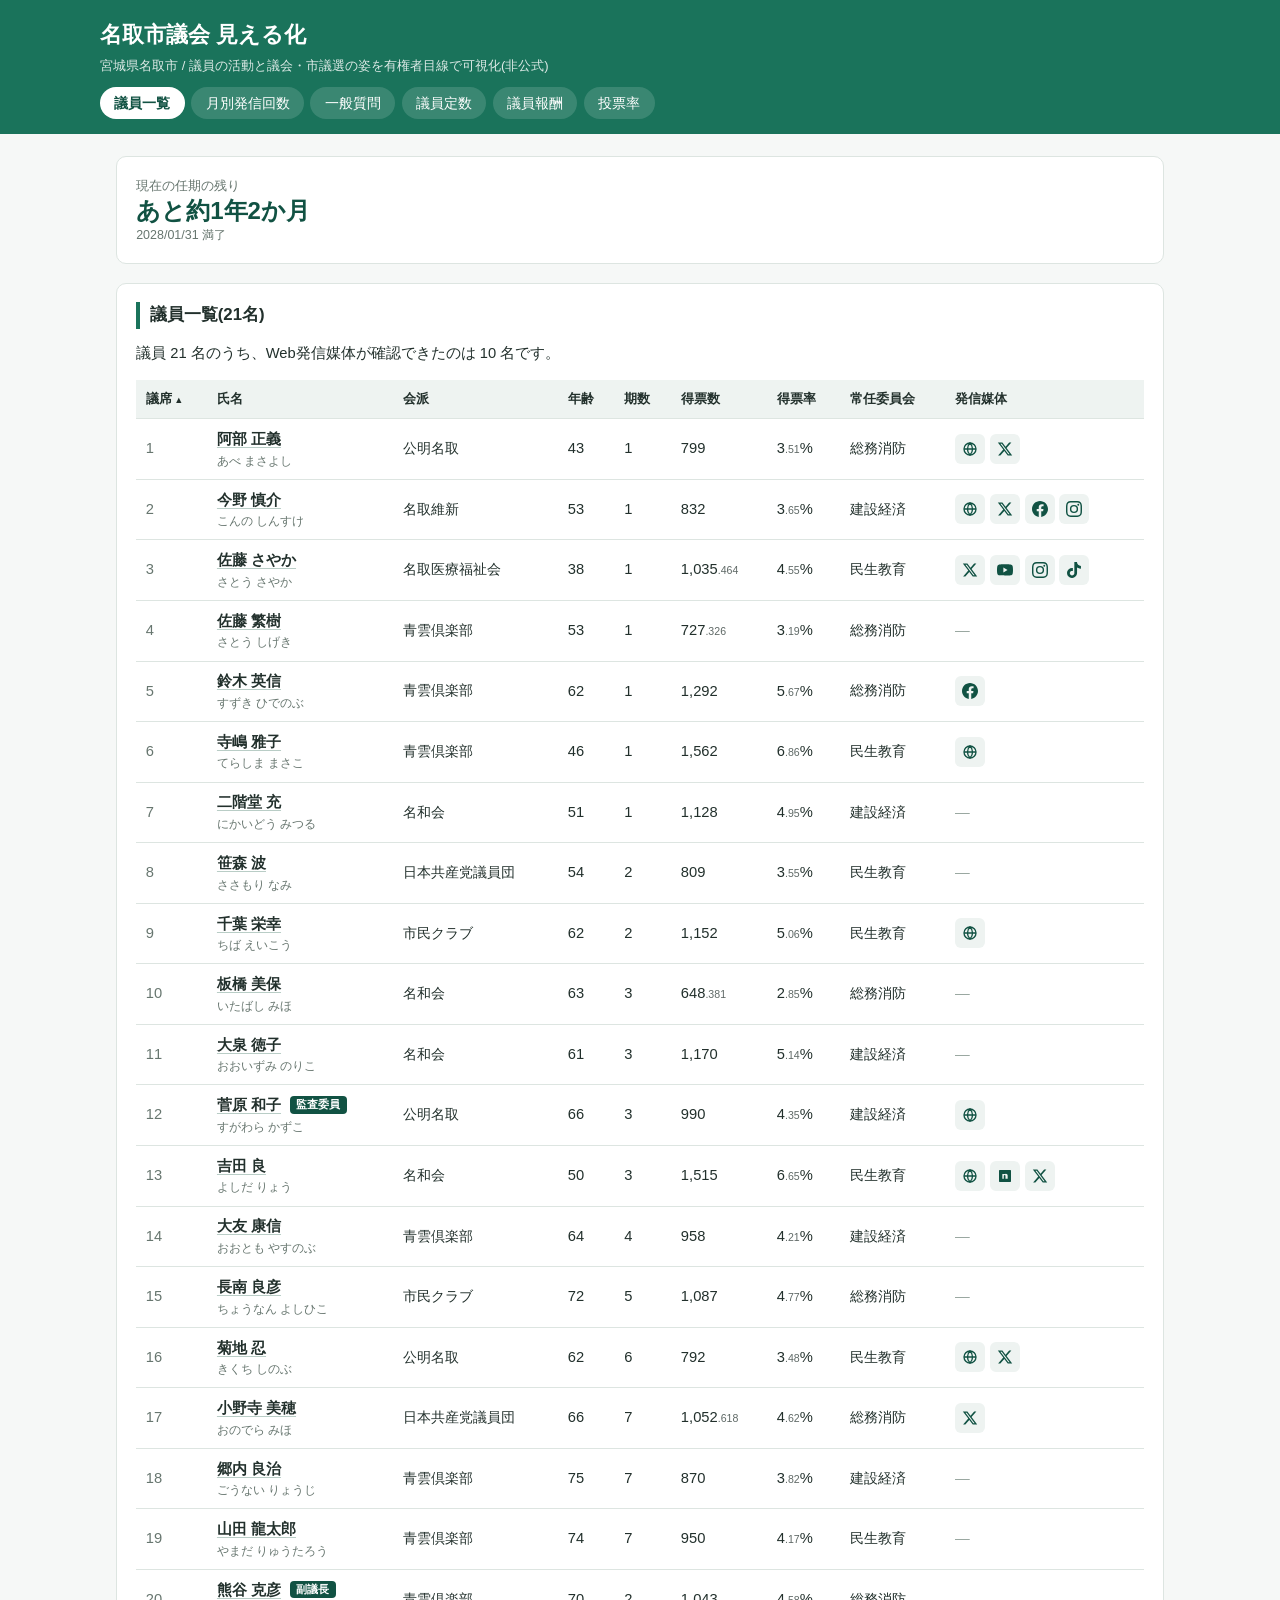
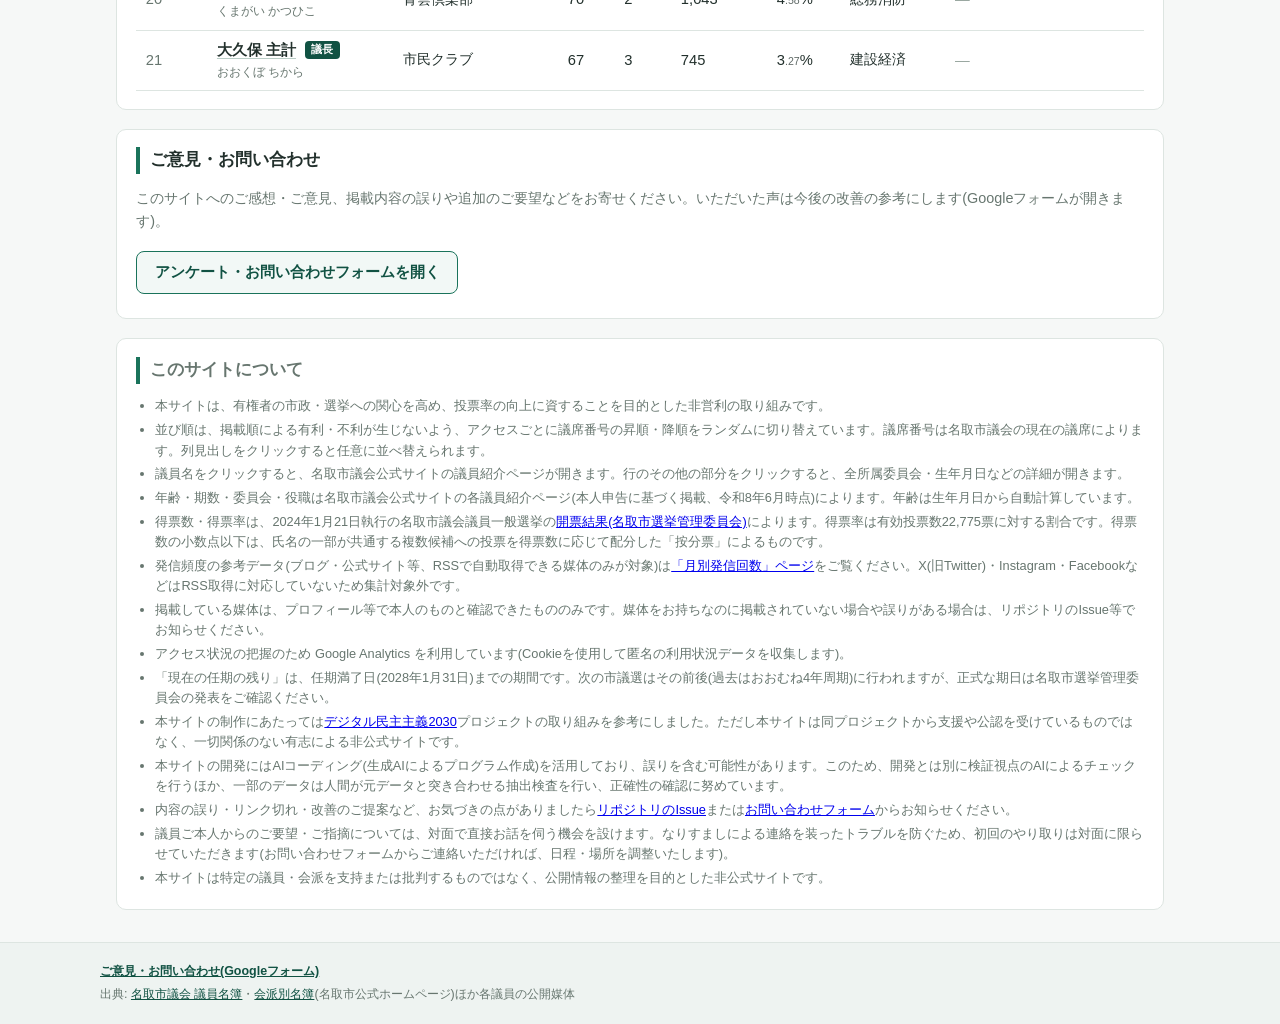
<file: index.html>
<!DOCTYPE html>
<html lang="ja">
<head>
  <!-- Google tag (gtag.js) -->
  <script async src="https://www.googletagmanager.com/gtag/js?id=G-6ETKFNLXT0"></script>
  <script>
    window.dataLayer = window.dataLayer || [];
    function gtag(){dataLayer.push(arguments);}
    gtag('js', new Date());

    gtag('config', 'G-6ETKFNLXT0');
  </script>
  <meta charset="UTF-8">
  <meta name="viewport" content="width=device-width, initial-scale=1.0">
  <title>名取市議会 見える化 | 議員の活動と議会・市議選の姿</title>
  <meta name="description" content="宮城県名取市の市議会議員の活動(Web発信・一般質問)と議会・市議選の姿(議員定数・議員報酬・投票率の比較)を可視化する有権者向けサイトです。">
  <link rel="canonical" href="https://panda-bucho.github.io/natori-gikai-mieruka/">
  <meta property="og:site_name" content="名取市議会 見える化">
  <meta property="og:title" content="名取市議会 見える化 | 議員の活動と議会・市議選の姿">
  <meta property="og:description" content="宮城県名取市の市議会議員の活動(Web発信・一般質問)と議会・市議選の姿(議員定数・議員報酬・投票率の比較)を可視化する有権者向けサイトです。">
  <meta property="og:type" content="website">
  <meta property="og:url" content="https://panda-bucho.github.io/natori-gikai-mieruka/">
  <meta property="og:image" content="https://panda-bucho.github.io/natori-gikai-mieruka/assets/ogp.png">
  <meta property="og:locale" content="ja_JP">
  <meta name="twitter:card" content="summary_large_image">
  <link rel="icon" href="assets/favicon.svg" type="image/svg+xml">
  <link rel="icon" href="assets/favicon-32.png" type="image/png" sizes="32x32">
  <link rel="apple-touch-icon" href="assets/apple-touch-icon.png">
  <script type="application/ld+json">
  {
    "@context": "https://schema.org",
    "@type": "WebSite",
    "name": "名取市議会 見える化",
    "url": "https://panda-bucho.github.io/natori-gikai-mieruka/",
    "description": "宮城県名取市の市議会議員の活動(Web発信・一般質問)と議会・市議選の姿(議員定数・議員報酬・投票率の比較)を可視化する有権者向けサイトです。",
    "inLanguage": "ja"
  }
  </script>
  <link rel="stylesheet" href="css/style.css?v=20260913a">
</head>
<body>
  <header class="site-header">
    <div class="inner">
      <h1 class="site-title"><a href="index.html">名取市議会 見える化</a></h1>
      <p class="site-subtitle">宮城県名取市 / 議員の活動と議会・市議選の姿を有権者目線で可視化(非公式)</p>
    </div>
    <nav class="site-nav">
      <a href="index.html" class="active">議員一覧</a>
      <a href="stats.html">月別発信回数</a>
      <a href="questions.html">一般質問</a>
      <a href="council.html">議員定数</a>
      <a href="salary.html">議員報酬</a>
      <a href="turnout.html">投票率</a>
    </nav>
  </header>

  <main>
    <section class="card term-countdown">
      <div class="tc-item">
        <span class="tc-label">現在の任期の残り</span>
        <span class="tc-value" id="term-remaining">—</span>
        <span class="tc-sub" id="term-remaining-sub"></span>
      </div>
    </section>

    <section class="card">
      <h2>議員一覧(21名)</h2>
      <p id="summary" aria-live="polite"></p>
      <div class="table-wrap">
        <table class="member-table">
          <thead>
            <tr>
              <th data-sort="seat" title="議席番号(並び順は昇順/降順をランダム表示)">議席</th>
              <th data-sort="name">氏名</th>
              <th data-sort="faction">会派</th>
              <th data-sort="age">年齢</th>
              <th data-sort="terms">期数</th>
              <th data-sort="votes" title="前回市議選(2024年1月)の得票数">得票数</th>
              <th data-sort="share" title="前回市議選(2024年1月)の得票率(有効投票数に対する割合)">得票率</th>
              <th data-sort="committee">常任委員会</th>
              <th data-sort="media">発信媒体</th>
            </tr>
          </thead>
          <tbody id="member-table-body">
            <tr><td colspan="9">読み込み中…</td></tr>
          </tbody>
        </table>
      </div>
    </section>

    <section class="card">
      <h2>ご意見・お問い合わせ</h2>
      <p class="lead">このサイトへのご感想・ご意見、掲載内容の誤りや追加のご要望などをお寄せください。いただいた声は今後の改善の参考にします(Googleフォームが開きます)。</p>
      <p class="qd-actions"><a class="qd-btn" href="https://forms.gle/dwcZzWr9fsdNBbCv7" target="_blank" rel="noopener noreferrer">アンケート・お問い合わせフォームを開く</a></p>
    </section>

    <section class="card notes">
      <h2>このサイトについて</h2>
      <ul>
        <li>本サイトは、有権者の市政・選挙への関心を高め、投票率の向上に資することを目的とした非営利の取り組みです。</li>
        <li>並び順は、掲載順による有利・不利が生じないよう、アクセスごとに議席番号の昇順・降順をランダムに切り替えています。議席番号は名取市議会の現在の議席によります。列見出しをクリックすると任意に並べ替えられます。</li>
        <li>議員名をクリックすると、名取市議会公式サイトの議員紹介ページが開きます。行のその他の部分をクリックすると、全所属委員会・生年月日などの詳細が開きます。</li>
        <li>年齢・期数・委員会・役職は名取市議会公式サイトの各議員紹介ページ(本人申告に基づく掲載、令和8年6月時点)によります。年齢は生年月日から自動計算しています。</li>
        <li>得票数・得票率は、2024年1月21日執行の名取市議会議員一般選挙の<a href="https://www.city.natori.miyagi.jp/uploaded/attachment/15481.pdf" target="_blank" rel="noopener noreferrer">開票結果(名取市選挙管理委員会)</a>によります。得票率は有効投票数22,775票に対する割合です。得票数の小数点以下は、氏名の一部が共通する複数候補への投票を得票数に応じて配分した「按分票」によるものです。</li>
        <li>発信頻度の参考データ(ブログ・公式サイト等、RSSで自動取得できる媒体のみが対象)は<a href="stats.html">「月別発信回数」ページ</a>をご覧ください。X(旧Twitter)・Instagram・FacebookなどはRSS取得に対応していないため集計対象外です。</li>
        <li>掲載している媒体は、プロフィール等で本人のものと確認できたもののみです。媒体をお持ちなのに掲載されていない場合や誤りがある場合は、リポジトリのIssue等でお知らせください。</li>
        <li>アクセス状況の把握のため Google Analytics を利用しています(Cookieを使用して匿名の利用状況データを収集します)。</li>
        <li>「現在の任期の残り」は、任期満了日(2028年1月31日)までの期間です。次の市議選はその前後(過去はおおむね4年周期)に行われますが、正式な期日は名取市選挙管理委員会の発表をご確認ください。</li>
        <li>本サイトの制作にあたっては<a href="https://dd2030.org/" target="_blank" rel="noopener noreferrer">デジタル民主主義2030</a>プロジェクトの取り組みを参考にしました。ただし本サイトは同プロジェクトから支援や公認を受けているものではなく、一切関係のない有志による非公式サイトです。</li>
        <li>本サイトの開発にはAIコーディング(生成AIによるプログラム作成)を活用しており、誤りを含む可能性があります。このため、開発とは別に検証視点のAIによるチェックを行うほか、一部のデータは人間が元データと突き合わせる抽出検査を行い、正確性の確認に努めています。</li>
        <li>内容の誤り・リンク切れ・改善のご提案など、お気づきの点がありましたら<a href="https://github.com/Panda-Bucho/natori-gikai-mieruka/issues" target="_blank" rel="noopener noreferrer">リポジトリのIssue</a>または<a href="https://forms.gle/dwcZzWr9fsdNBbCv7" target="_blank" rel="noopener noreferrer">お問い合わせフォーム</a>からお知らせください。</li>
        <li>議員ご本人からのご要望・ご指摘については、対面で直接お話を伺う機会を設けます。なりすましによる連絡を装ったトラブルを防ぐため、初回のやり取りは対面に限らせていただきます(お問い合わせフォームからご連絡いただければ、日程・場所を調整いたします)。</li>
        <li>本サイトは特定の議員・会派を支持または批判するものではなく、公開情報の整理を目的とした非公式サイトです。</li>
      </ul>
    </section>
  </main>

  <footer class="site-footer">
    <div class="inner">
      <p class="footer-feedback"><a href="https://forms.gle/dwcZzWr9fsdNBbCv7" target="_blank" rel="noopener noreferrer">ご意見・お問い合わせ(Googleフォーム)</a></p>
      <p>出典: <a href="https://www.city.natori.miyagi.jp/site/gikai/3533.html" target="_blank" rel="noopener noreferrer">名取市議会 議員名簿</a>・<a href="https://www.city.natori.miyagi.jp/page/3555.html" target="_blank" rel="noopener noreferrer">会派別名簿</a>(名取市公式ホームページ)ほか各議員の公開媒体</p>
    </div>
  </footer>

  <script src="js/common.js?v=20260913a"></script>
  <script src="js/main.js?v=20260913a"></script>
</body>
</html>
</file>
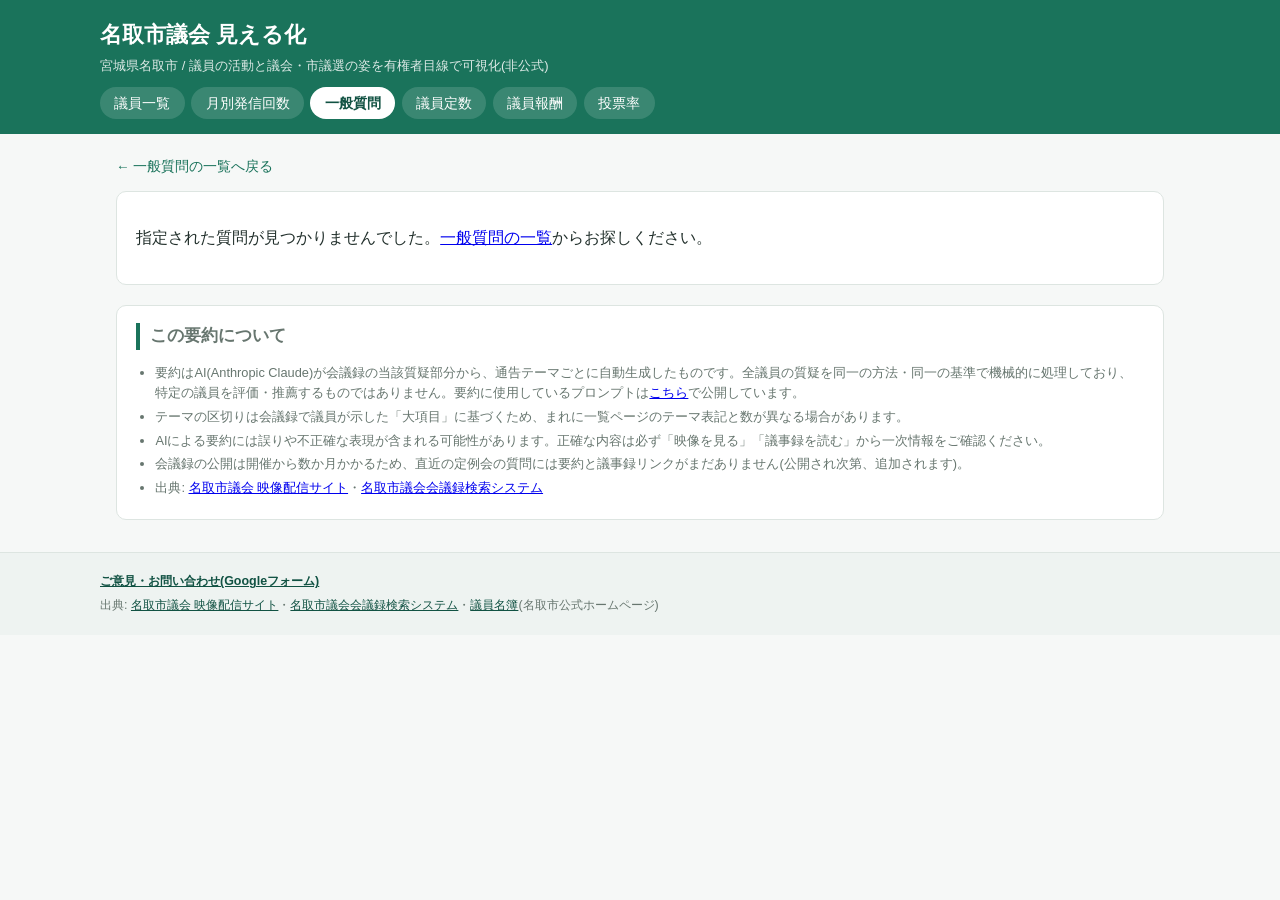
<file: question.html>
<!DOCTYPE html>
<html lang="ja">
<head>
  <!-- Google tag (gtag.js) -->
  <script async src="https://www.googletagmanager.com/gtag/js?id=G-6ETKFNLXT0"></script>
  <script>
    window.dataLayer = window.dataLayer || [];
    function gtag(){dataLayer.push(arguments);}
    gtag('js', new Date());

    gtag('config', 'G-6ETKFNLXT0');
  </script>
  <meta charset="UTF-8">
  <meta name="viewport" content="width=device-width, initial-scale=1.0">
  <title>一般質問の要約 | 名取市議会 見える化</title>
  <meta name="description" content="宮城県名取市の市議会議員の一般質問1件ごとの要約と、公式の映像・議事録へのリンクです。">
  <meta name="robots" content="noindex">
  <meta property="og:site_name" content="名取市議会 見える化">
  <meta property="og:title" content="一般質問の要約 | 名取市議会 見える化">
  <meta property="og:description" content="宮城県名取市の市議会議員の一般質問1件ごとの要約と、公式の映像・議事録へのリンクです。">
  <meta property="og:type" content="website">
  <meta property="og:image" content="https://panda-bucho.github.io/natori-gikai-mieruka/assets/ogp.png">
  <meta property="og:locale" content="ja_JP">
  <meta name="twitter:card" content="summary_large_image">
  <link rel="icon" href="assets/favicon.svg" type="image/svg+xml">
  <link rel="icon" href="assets/favicon-32.png" type="image/png" sizes="32x32">
  <link rel="apple-touch-icon" href="assets/apple-touch-icon.png">
  <link rel="stylesheet" href="css/style.css?v=20260913a">
</head>
<body>
  <header class="site-header">
    <div class="inner">
      <h1 class="site-title"><a href="index.html">名取市議会 見える化</a></h1>
      <p class="site-subtitle">宮城県名取市 / 議員の活動と議会・市議選の姿を有権者目線で可視化(非公式)</p>
    </div>
    <nav class="site-nav">
      <a href="index.html">議員一覧</a>
      <a href="stats.html">月別発信回数</a>
      <a href="questions.html" class="active">一般質問</a>
      <a href="council.html">議員定数</a>
      <a href="salary.html">議員報酬</a>
      <a href="turnout.html">投票率</a>
    </nav>
  </header>

  <main>
    <p class="back-link"><a href="questions.html">← 一般質問の一覧へ戻る</a></p>
    <div id="qd-wrap">読み込み中…</div>

    <section class="card notes">
      <h2>この要約について</h2>
      <ul>
        <li>要約はAI(Anthropic Claude)が会議録の当該質疑部分から、通告テーマごとに自動生成したものです。全議員の質疑を同一の方法・同一の基準で機械的に処理しており、特定の議員を評価・推薦するものではありません。要約に使用しているプロンプトは<a href="https://github.com/Panda-Bucho/natori-gikai-mieruka/blob/main/prompts/summary-prompt.md" target="_blank" rel="noopener noreferrer">こちら</a>で公開しています。</li>
        <li>テーマの区切りは会議録で議員が示した「大項目」に基づくため、まれに一覧ページのテーマ表記と数が異なる場合があります。</li>
        <li>AIによる要約には誤りや不正確な表現が含まれる可能性があります。正確な内容は必ず「映像を見る」「議事録を読む」から一次情報をご確認ください。</li>
        <li>会議録の公開は開催から数か月かかるため、直近の定例会の質問には要約と議事録リンクがまだありません(公開され次第、追加されます)。</li>
        <li>出典: <a href="https://natori-city.stream.jfit.co.jp/" target="_blank" rel="noopener noreferrer">名取市議会 映像配信サイト</a>・<a href="https://www.city.natori.miyagi.dbsr.jp/" target="_blank" rel="noopener noreferrer">名取市議会会議録検索システム</a></li>
      </ul>
    </section>
  </main>

  <footer class="site-footer">
    <div class="inner">
      <p class="footer-feedback"><a href="https://forms.gle/dwcZzWr9fsdNBbCv7" target="_blank" rel="noopener noreferrer">ご意見・お問い合わせ(Googleフォーム)</a></p>
      <p id="generated-at"></p>
      <p>出典: <a href="https://natori-city.stream.jfit.co.jp/" target="_blank" rel="noopener noreferrer">名取市議会 映像配信サイト</a>・<a href="https://www.city.natori.miyagi.dbsr.jp/" target="_blank" rel="noopener noreferrer">名取市議会会議録検索システム</a>・<a href="https://www.city.natori.miyagi.jp/site/gikai/3533.html" target="_blank" rel="noopener noreferrer">議員名簿</a>(名取市公式ホームページ)</p>
    </div>
  </footer>

  <script src="js/common.js?v=20260913a"></script>
  <script src="js/question.js?v=20260913a"></script>
</body>
</html>
</file>
<file: css/style.css>
:root {
  --primary: #1a735b;
  --primary-dark: #115243;
  --bg: #f6f8f7;
  --card: #ffffff;
  --text: #22302c;
  --muted: #67766f;
  --border: #dde5e1;
  --fresh7: #1a8f3c;
  --fresh30: #7aa521;
  --fresh90: #c78a00;
  --stale: #b04a3a;
  --none: #9aa8a1;
}

* { box-sizing: border-box; }

body {
  margin: 0;
  font-family: "Hiragino Kaku Gothic ProN", "Hiragino Sans", "BIZ UDPGothic", Meiryo, sans-serif;
  background: var(--bg);
  color: var(--text);
  line-height: 1.6;
}

/* ---------- ヘッダー ---------- */
.site-header {
  background: var(--primary);
  color: #fff;
  padding: 1.1rem 1rem 0.9rem;
}
.site-header .inner {
  max-width: 1080px;
  margin: 0 auto;
}
.site-title {
  margin: 0;
  font-size: 1.35rem;
  font-weight: 700;
}
.site-title a { color: inherit; text-decoration: none; }
.site-subtitle {
  margin: 0.15rem 0 0;
  font-size: 0.82rem;
  opacity: 0.85;
}
.site-nav {
  max-width: 1080px;
  margin: 0.7rem auto 0;
  display: flex;
  gap: 0.4rem;
}
.site-nav a {
  color: #fff;
  text-decoration: none;
  font-size: 0.9rem;
  padding: 0.3rem 0.9rem;
  border-radius: 999px;
  background: rgba(255, 255, 255, 0.14);
}
.site-nav a.active {
  background: #fff;
  color: var(--primary-dark);
  font-weight: 700;
}

/* ---------- レイアウト ---------- */
main {
  max-width: 1080px;
  margin: 1.4rem auto 2rem;
  padding: 0 1rem;
}
.card {
  background: var(--card);
  border: 1px solid var(--border);
  border-radius: 10px;
  padding: 1.1rem 1.2rem;
  margin-bottom: 1.2rem;
}
h2 {
  font-size: 1.05rem;
  margin: 0 0 0.8rem;
  padding-left: 0.6rem;
  border-left: 4px solid var(--primary);
}
.lead { font-size: 0.9rem; color: var(--muted); margin: 0 0 1rem; }
#summary { font-size: 0.92rem; margin: 0 0 0.9rem; }

/* ---------- 一覧テーブル ---------- */
.table-wrap { overflow-x: auto; }
table.member-table {
  width: 100%;
  border-collapse: collapse;
  font-size: 0.92rem;
  min-width: 640px;
}
.member-table th, .member-table td {
  padding: 0.55rem 0.6rem;
  border-bottom: 1px solid var(--border);
  text-align: left;
  vertical-align: middle;
}
.member-table thead th {
  background: #eef3f1;
  font-size: 0.82rem;
  white-space: nowrap;
  cursor: pointer;
  user-select: none;
  position: relative;
}
.member-table thead th:hover { background: #e2ebe7; }
.member-table thead th[data-dir="asc"]::after { content: " ▲"; font-size: 0.7em; }
.member-table thead th[data-dir="desc"]::after { content: " ▼"; font-size: 0.7em; }

/* 投票率ページ 投票区別の表: 末尾の市全体行はソート対象外の集計行として区別する */
#tn-station-table .row-total td {
  font-weight: 700;
  background: #eef3f1;
  border-top: 2px solid var(--border);
}

/* 投票率ページ 出典一覧: 227行の高密度表示(#tn-table 限定。共有 .member-table には影響させない) */
#tn-table { font-size: 0.8rem; }
#tn-table th, #tn-table td { padding: 0.34rem 0.5rem; }
#tn-table tbody tr:nth-child(even) { background: #f5f8f7; }
#tn-table .cell-pref { white-space: nowrap; color: var(--muted); }

.cell-name .name { display: block; font-weight: 700; white-space: nowrap; }
.name-link {
  color: inherit;
  text-decoration: underline;
  text-decoration-color: #b9cdc6;
  text-underline-offset: 3px;
}
.name-link:hover { color: var(--primary); text-decoration-color: var(--primary); }
.cell-name .kana { display: block; font-size: 0.72rem; color: var(--muted); }
.cell-faction { white-space: nowrap; font-size: 0.85rem; }

.cell-num { text-align: right; white-space: nowrap; }
.cell-committee { white-space: nowrap; font-size: 0.85rem; }

.role-badge {
  display: inline-block;
  font-size: 0.68rem;
  font-weight: 700;
  color: #fff;
  background: var(--primary-dark);
  border-radius: 4px;
  padding: 0 0.4rem;
  margin-left: 0.3rem;
  vertical-align: 2px;
}

.role-badge.former {
  color: var(--muted);
  background: #e7ede9;
}

tr.member-row { cursor: pointer; }
tr.member-row:hover td { background: #f2f7f5; }
tr.detail-row { display: none; }
tr.detail-row.open { display: table-row; }
tr.detail-row td { background: #f7faf9; }
.member-detail {
  display: grid;
  grid-template-columns: 7em 1fr;
  gap: 0.25rem 0.8rem;
  margin: 0.2rem 0;
  font-size: 0.85rem;
}
.member-detail dt { color: var(--muted); font-weight: 700; }
.member-detail dd { margin: 0; }

.media-icon {
  display: inline-flex;
  width: 30px;
  height: 30px;
  align-items: center;
  justify-content: center;
  border-radius: 6px;
  color: var(--primary-dark);
  background: #eef3f1;
  margin-right: 0.3rem;
}
.media-icon:hover { background: var(--primary); color: #fff; }
.media-icon svg { width: 16px; height: 16px; }
.no-media { color: var(--none); }

/* ---------- 注記 ---------- */
.notes {
  font-size: 0.8rem;
  color: var(--muted);
}
.notes ul { margin: 0.3rem 0 0; padding-left: 1.2rem; }
.notes li { margin-bottom: 0.2rem; }

/* ---------- 月別集計 ---------- */
#matrix-wrap { overflow-x: auto; }
table.matrix {
  border-collapse: collapse;
  font-size: 0.82rem;
  min-width: 720px;
}
.matrix th, .matrix td {
  border: 1px solid var(--border);
  padding: 0.35rem 0.45rem;
  text-align: center;
  white-space: nowrap;
}
.matrix thead th { background: #eef3f1; }
.matrix .sticky-col {
  position: sticky;
  left: 0;
  background: #eef3f1;
  text-align: left;
  z-index: 1;
}
.matrix .row-name { font-weight: 700; }
.matrix td.heat { min-width: 44px; }
.matrix .total { font-weight: 700; background: #f4f7f5; }
.matrix .total-row th, .matrix .total-row td { border-top: 2px solid var(--primary); }

.matrix thead th.election-col {
  background: #fbe9e5;
  color: var(--stale);
  border-bottom: 2px solid var(--stale);
}

/* ---------- 一般質問 ---------- */
#q-matrix-wrap { overflow-x: auto; }
.q-matrix td { min-width: 40px; }
.q-matrix thead th[data-sort] {
  cursor: pointer;
  user-select: none;
}
.q-matrix thead th[data-sort]:hover { background: #e2ebe7; }
.q-matrix thead th[data-dir="asc"]::after { content: " ▲"; font-size: 0.7em; }
.q-matrix thead th[data-dir="desc"]::after { content: " ▼"; font-size: 0.7em; }
.q-yes {
  white-space: nowrap;
}
/* 議席列(氏名列の左に固定表示、氏名列はその分だけ右へオフセット) */
.q-matrix .seat-th {
  left: 0;
  width: 2.6rem;
  min-width: 2.6rem;
  max-width: 2.6rem;
  text-align: center;
}
/* nth-child指定: thead/tbody共通で2番目のsticky列(氏名)を議席列の分だけ右にオフセット */
.q-matrix tr > .sticky-col:nth-child(2) {
  left: 2.6rem;
}
.q-yes a {
  color: var(--primary);
  text-decoration: none;
  font-size: 1.05rem;
}
.q-yes a:hover { color: var(--primary-dark); }
/* 議事録リンク(●の隣の「議」) */
.q-yes a.q-minutes {
  font-size: 0.68rem;
  margin-left: 0.25rem;
  padding: 0 0.15rem;
  color: var(--muted);
  border: 1px solid var(--border);
  border-radius: 3px;
  vertical-align: 0.12em;
}
.q-yes a.q-minutes:hover {
  color: var(--primary-dark);
  border-color: var(--primary);
}
.q-none { background: #fafcfb; }
.q-role {
  background: #f1f4f2;
  color: var(--muted);
  font-size: 0.72rem;
  cursor: help;
}
.q-out {
  background: #fafcfb;
  color: var(--none);
  cursor: help;
}
.q-matrix td.q-election {
  background: #fbe9e5;
  border-left: 2px solid var(--stale);
  border-right: 2px solid var(--stale);
  min-width: 14px;
  cursor: help;
}
.q-matrix thead th.election-col {
  min-width: 14px;
  font-size: 0.72rem;
  padding: 0.35rem 0.2rem;
}

.q-member {
  border: 1px solid var(--border);
  border-radius: 8px;
  margin-bottom: 0.5rem;
  padding: 0.1rem 0.8rem;
  background: #fbfdfc;
}
.q-member summary {
  cursor: pointer;
  font-weight: 700;
  padding: 0.5rem 0;
}
.q-member .q-count {
  font-weight: 400;
  font-size: 0.82rem;
  color: var(--muted);
  margin-left: 0.4rem;
}
.q-entry { margin: 0.3rem 0 0.8rem; font-size: 0.88rem; }
.q-entry-head { margin: 0 0 0.2rem; font-weight: 700; }
.q-entry-head a { font-weight: 400; font-size: 0.8rem; margin-left: 0.5rem; color: var(--primary); }
.q-entry ul { margin: 0; padding-left: 1.3rem; }
.q-entry li { margin-bottom: 0.1rem; }

/* ---------- 任期カウントダウン ---------- */
.term-countdown {
  display: flex;
  flex-wrap: wrap;
  gap: 0.8rem 2.4rem;
}
.tc-item { display: flex; flex-direction: column; }
.tc-label { font-size: 0.82rem; color: var(--muted); }
.tc-value {
  font-size: 1.5rem;
  font-weight: 700;
  color: var(--primary-dark);
  line-height: 1.25;
}
.tc-sub { font-size: 0.78rem; color: var(--muted); }
.tc-badge {
  display: inline-block;
  font-size: 0.66rem;
  font-weight: 700;
  color: var(--stale);
  background: #fbe9e5;
  border-radius: 4px;
  padding: 0 0.35rem;
  margin-left: 0.35rem;
  vertical-align: 1px;
}

#wc-search { max-width: 220px; }
#wc-search-info { font-size: 0.8rem; color: var(--muted); }

/* 得票数・得票率の小数部を小さく */
.frac { font-size: 0.72em; opacity: 0.72; }

/* 議席番号 */
.cell-seat { color: var(--muted); }
.seat-no {
  display: inline-block;
  min-width: 1.6em;
  margin-right: 0.35rem;
  padding: 0 0.3rem;
  font-size: 0.72rem;
  font-weight: 700;
  color: var(--primary-dark);
  background: #eef3f1;
  border-radius: 4px;
  text-align: center;
}

/* ワードクラウドのホバーポップアップ */
#wordcloud-wrap { position: relative; }
#wc-popup {
  position: absolute;
  z-index: 10;
  max-width: 300px;
  max-height: 220px;
  overflow-y: auto;
  background: var(--card);
  border: 1px solid var(--border);
  border-radius: 8px;
  padding: 0.5rem 0.7rem;
  font-size: 0.8rem;
  display: none;
}
#wc-popup.show { display: block; }
#wc-popup .wc-pop-word { font-weight: 700; margin: 0 0 0.3rem; }
#wc-popup ul { margin: 0; padding-left: 0; list-style: none; }
#wc-popup li { margin-bottom: 0.4rem; }
#wc-popup a { color: var(--primary); }
#wc-popup .wc-pop-minutes {
  font-size: 0.76rem;
  margin-left: 0.5rem;
}
#wc-popup .wc-pop-topic {
  display: block;
  font-size: 0.76rem;
  color: var(--muted);
  padding-left: 0.8rem;
}

/* ---------- 質問要約ページ ---------- */
.back-link { margin: 0 0 0.8rem; font-size: 0.85rem; }
.back-link a { color: var(--primary); text-decoration: none; }
.back-link a:hover { text-decoration: underline; }
.qd-faction {
  font-size: 0.75rem;
  font-weight: 400;
  color: var(--muted);
  margin-left: 0.4rem;
}
.qd-meeting { margin: 0.2rem 0 0.8rem; color: var(--muted); font-size: 0.9rem; }
.qd-topics { margin: 0.2rem 0 0; padding-left: 1.3rem; }
.qd-topics li { margin-bottom: 0.15rem; }
.ai-badge {
  display: inline-block;
  font-size: 0.62rem;
  font-weight: 700;
  color: var(--primary-dark);
  border: 1px solid var(--primary);
  border-radius: 4px;
  padding: 0.05rem 0.35rem;
  vertical-align: 0.15em;
  margin-left: 0.3rem;
}
.qd-topics a { color: var(--primary-dark); }
/* 通告テーマごとの要約ブロック。目次リンクで飛んだとき見出しが画面端に張り付かないよう余白を取る */
.qd-topic {
  margin-top: 1.1rem;
  padding-top: 1rem;
  border-top: 1px solid var(--border);
  scroll-margin-top: 0.8rem;
}
.qd-topic-head {
  display: flex;
  align-items: baseline;
  gap: 0.5rem;
  font-size: 1.02rem;
  line-height: 1.5;
  margin: 0 0 0.5rem;
}
.qd-topic-no {
  flex: none;
  display: inline-flex;
  align-items: center;
  justify-content: center;
  width: 1.5rem;
  height: 1.5rem;
  border-radius: 50%;
  background: var(--primary);
  color: #fff;
  font-size: 0.8rem;
  font-weight: 700;
}
.qd-summary { line-height: 1.9; margin: 0; }
.qd-gains-head { font-size: 0.92rem; margin: 0.8rem 0 0.35rem; }
.qd-gains { margin: 0 0 0.4rem; padding-left: 1.3rem; }
.qd-gains li { margin-bottom: 0.3rem; }
.qd-actions {
  display: flex;
  flex-wrap: wrap;
  gap: 0.6rem;
  margin: 1.1rem 0 0.4rem;
}
.qd-btn {
  display: inline-block;
  padding: 0.55rem 1.1rem;
  border: 1px solid var(--primary);
  border-radius: 8px;
  color: var(--primary-dark);
  background: #f2f8f6;
  text-decoration: none;
  font-weight: 700;
  font-size: 0.92rem;
}
.qd-btn:hover { background: var(--primary); color: #fff; }

/* テーマ一覧の検索一致ハイライト */
#q-topics-wrap li.hl {
  background: #fff6d9;
  border-radius: 3px;
}

#topics-search { max-width: 260px; }
#topics-search-info { font-size: 0.8rem; color: var(--muted); margin-left: 0.4rem; }

.chart-legend {
  display: flex;
  flex-wrap: wrap;
  gap: 0.3rem 1.2rem;
  font-size: 0.8rem;
  color: var(--muted);
  margin-bottom: 0.4rem;
}
.chart-legend > span { display: inline-flex; align-items: center; gap: 0.35rem; }
.lg-dot {
  width: 10px;
  height: 10px;
  border-radius: 50%;
  background: var(--primary);
  display: inline-block;
  flex-shrink: 0;
}
.lg-sq {
  width: 10px;
  height: 10px;
  background: #9aa8a1;
  display: inline-block;
  flex-shrink: 0;
}
.lg-line {
  width: 18px;
  height: 0;
  border-top: 2px dashed #d85a30;
  display: inline-block;
  flex-shrink: 0;
}
h3.chart-sub {
  font-size: 0.92rem;
  font-weight: 700;
  margin: 1rem 0 0.3rem;
}
#wordcloud-wrap { width: 100%; }
#wordcloud { display: block; width: 100%; height: 320px; }
.q-terms { background: #fbfdfc; }

.chart-controls {
  margin-bottom: 0.7rem;
  font-size: 0.9rem;
  display: flex;
  flex-wrap: wrap;
  gap: 0.3rem 0.5rem;
  align-items: center;
}
.chart-controls label + select { margin-right: 0.8rem; }
.chart-note { margin: 0.7rem 0 0; }
.chart-controls select {
  font-size: 0.9rem;
  padding: 0.25rem 0.5rem;
  border: 1px solid var(--border);
  border-radius: 6px;
  background: #fff;
}
.chart-box { position: relative; height: 340px; }
.chart-box-tall { height: 460px; }
/* 横棒グラフ(投票区別)は項目数に応じた高さが要る。散布図と違い潰すと読めなくなる */
.chart-box-bars { height: 420px; }

/* ---------- 議員定数ページ ---------- */
.lg-dot.lg-natori { background: #d85a30; }
.lg-line.lg-mean { border-top: 2px dotted #3a6ea5; }
.lg-line.lg-median { border-top: 2px dashed #7a549e; }
.cc-stats {
  display: grid;
  grid-template-columns: repeat(auto-fit, minmax(170px, 1fr));
  gap: 0.5rem;
  margin: 0.2rem 0 0.9rem;
}
.cc-stat {
  display: flex;
  flex-direction: column;
  background: var(--bg);
  border: 1px solid var(--border);
  border-radius: 8px;
  padding: 0.5rem 0.7rem;
}
.cc-stat-label { font-size: 0.78rem; color: var(--muted); }
.cc-stat-value {
  font-size: 1.25rem;
  font-weight: 700;
  color: var(--primary-dark);
  line-height: 1.3;
}
.cc-stat-value small { font-size: 0.75rem; font-weight: 400; color: var(--muted); margin-left: 0.15rem; }
.cc-stat-sub { font-size: 0.72rem; color: var(--muted); }
#cc-group-info { font-size: 0.8rem; color: var(--muted); margin-left: 0.4rem; }

/* ---------- フッター ---------- */
.site-footer {
  border-top: 1px solid var(--border);
  background: #eef3f1;
  padding: 1rem;
  font-size: 0.78rem;
  color: var(--muted);
}
.site-footer .inner { max-width: 1080px; margin: 0 auto; }
.site-footer p { margin: 0.2rem 0; }
.site-footer a { color: var(--primary-dark); text-decoration: underline; }
.footer-feedback { font-weight: 700; }
#generated-at { font-weight: 700; }

@media (max-width: 600px) {
  .site-title { font-size: 1.1rem; }
  .card { padding: 0.9rem; }
  .member-table th, .member-table td { padding: 0.45rem 0.4rem; }
  .media-icon { width: 26px; height: 26px; margin-right: 0.2rem; }
  .chart-box { height: 260px; }
  .chart-box-bars { height: 380px; }
}
</file>
